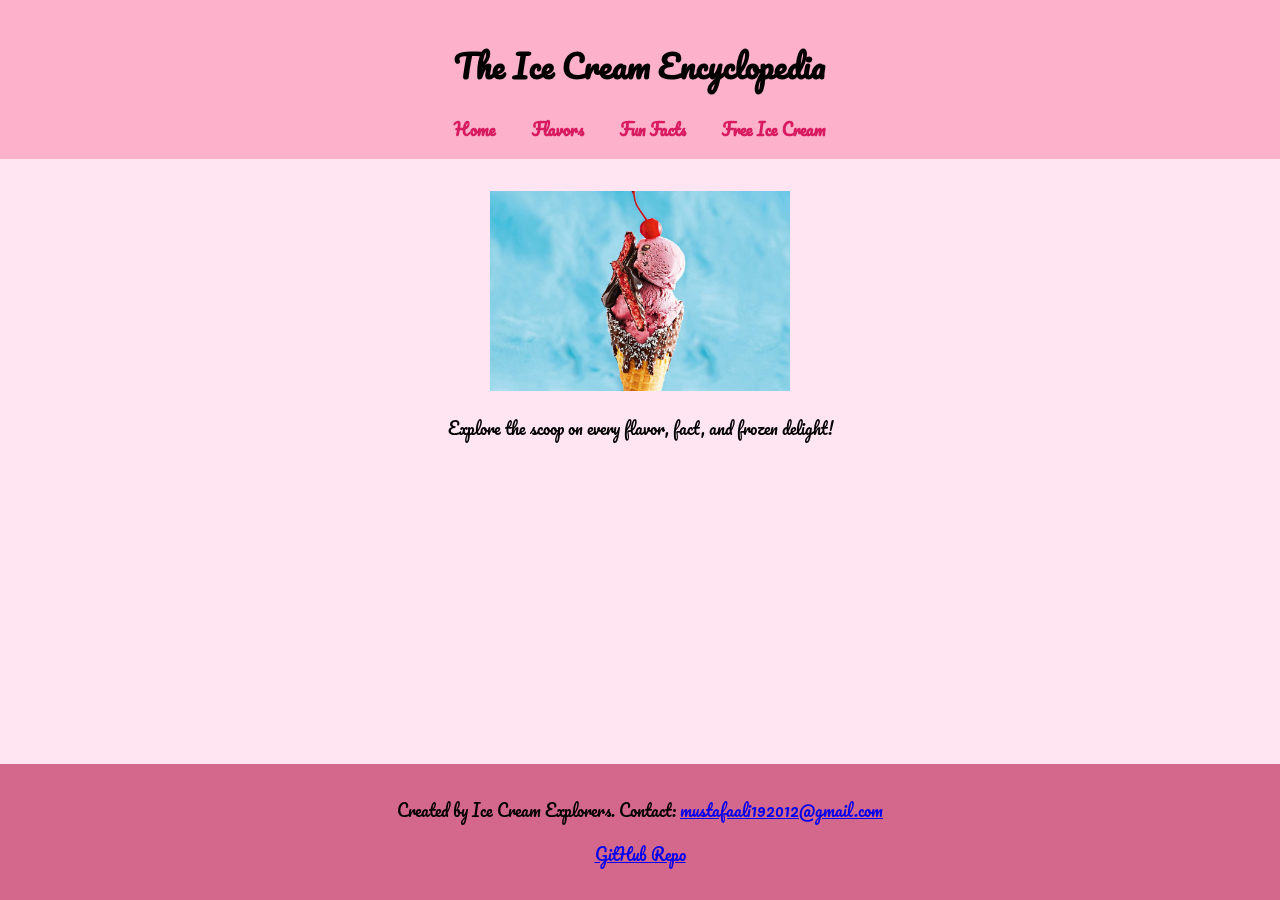
<file: index.html>
<!DOCTYPE html>
<html lang="en">
<head>
    <body class="home-page">
  <meta charset="UTF-8" />
  <meta name="viewport" content="width=device-width, initial-scale=1.0" />
  <title>The Ice Cream Encyclopedia</title>
  <link rel="icon" href="favicon.ico" type="image/x-icon" />
  <link rel="stylesheet" href="style.css" />
  <link href="https://fonts.googleapis.com/css2?family=Pacifico&display=swap" rel="stylesheet" />
</head>
<body>
  <header>
    <h1>The Ice Cream Encyclopedia </h1>
   <nav>
  <a href="index.html">Home</a>
  <a href="flavors.html">Flavors</a>
  <a href="facts.html">Fun Facts</a>
  <a href="free-icecream.html">Free Ice Cream</a>
</nav>
  </header>

  <main>
    <section class="hero">
      <img src="icecream-hero.jpg" alt="Illustration of an ice cream cone" />
      <p>Explore the scoop on every flavor, fact, and frozen delight!</p>
    </section>
  </main>

  <div class="sprinkle-container"></div>

<script>
  const container = document.querySelector('.sprinkle-container');
  for (let i = 1; i <= 70; i++) {
    const sprinkle = document.createElement('div');
    sprinkle.classList.add('sprinkle');
    container.appendChild(sprinkle);
  }
</script>

 <footer>
    <p>Created by Ice Cream Explorers. Contact: <a href="mustafaali192012@gmail.com">mustafaali192012@gmail.com</a></p>
    <p><a href="https://github.com/Mustafa2012/Scoops">GitHub Repo</a></p>
  </footer>
</body>
</html>
</file>
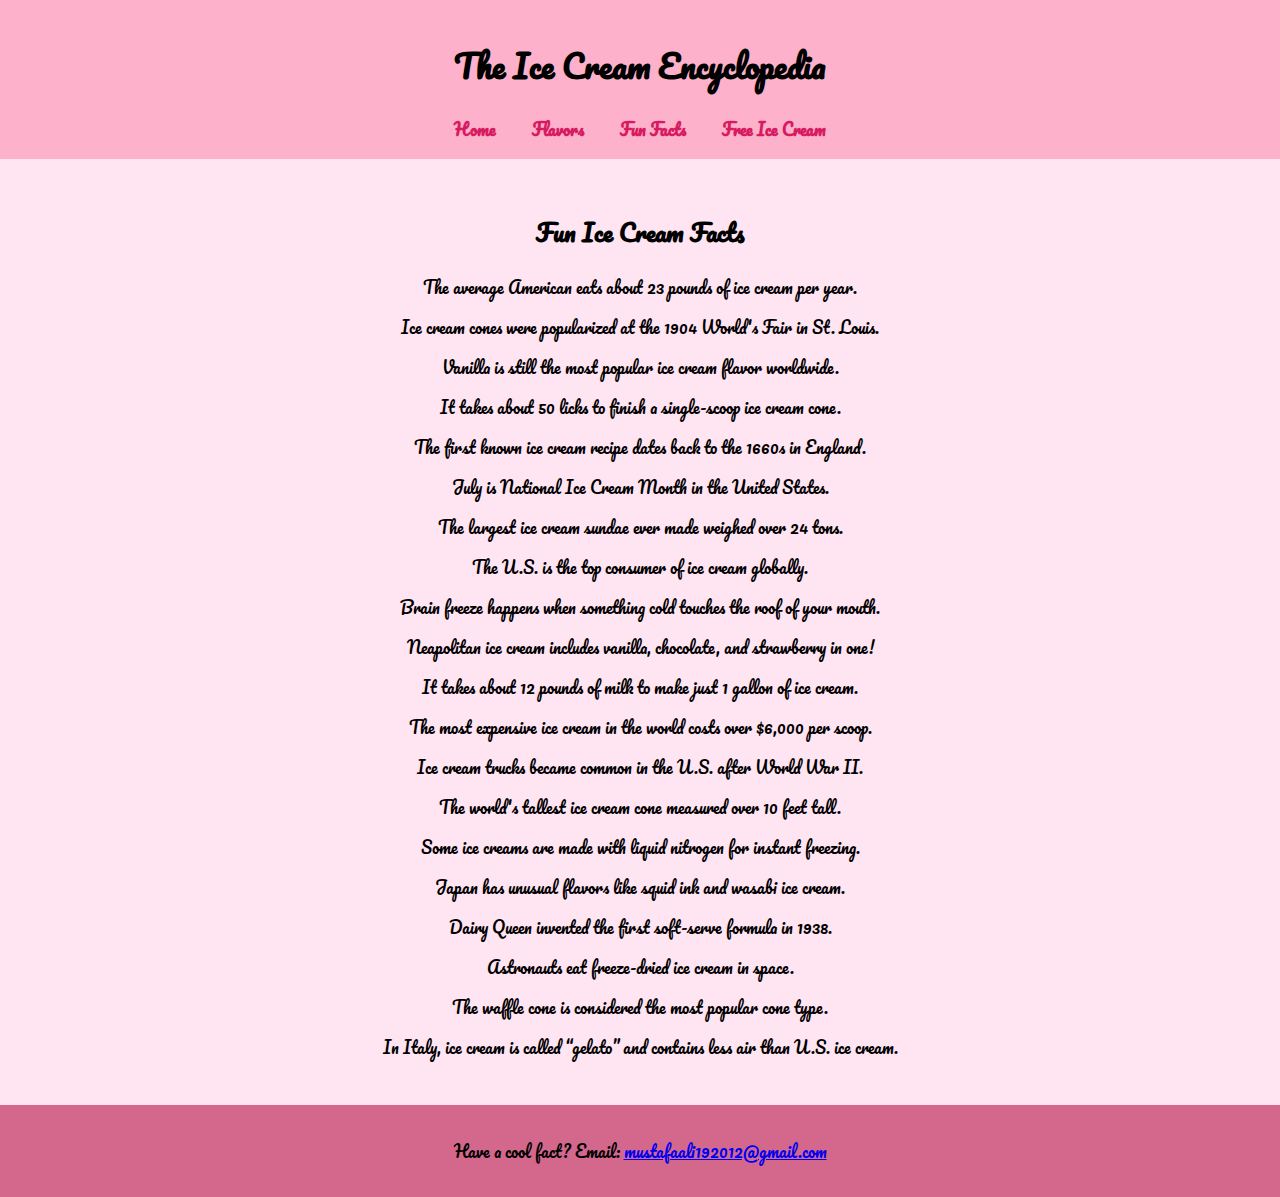
<file: facts.html>
<!DOCTYPE html>
<html lang="en">
<head>
  <meta charset="UTF-8" />
  <meta name="viewport" content="width=device-width, initial-scale=1.0" />
  <title>Fun Facts – Ice Cream Encyclopedia</title>
  <link rel="stylesheet" href="style.css" />
  <link href="https://fonts.googleapis.com/css2?family=Pacifico&display=swap" rel="stylesheet" />
</head>

<body class="page-background">
  <header>
    <h1>The Ice Cream Encyclopedia</h1>
    <nav>
      <a href="index.html">Home</a>
      <a href="flavors.html">Flavors</a>
      <a href="facts.html">Fun Facts</a>
      <a href="free-icecream.html">Free Ice Cream</a>
    </nav>
  </header>

  <main>
    <section class="facts">
      <h2>Fun Ice Cream Facts</h2>
      <ul class="facts-list">
        <li>The average American eats about 23 pounds of ice cream per year.</li>
        <li>Ice cream cones were popularized at the 1904 World's Fair in St. Louis.</li>
        <li>Vanilla is still the most popular ice cream flavor worldwide.</li>
        <li>It takes about 50 licks to finish a single-scoop ice cream cone.</li>
        <li>The first known ice cream recipe dates back to the 1660s in England.</li>
        <li>July is National Ice Cream Month in the United States.</li>
        <li>The largest ice cream sundae ever made weighed over 24 tons.</li>
        <li>The U.S. is the top consumer of ice cream globally.</li>
        <li>Brain freeze happens when something cold touches the roof of your mouth.</li>
        <li>Neapolitan ice cream includes vanilla, chocolate, and strawberry in one!</li>
        <li>It takes about 12 pounds of milk to make just 1 gallon of ice cream.</li>
        <li>The most expensive ice cream in the world costs over $6,000 per scoop.</li>
        <li>Ice cream trucks became common in the U.S. after World War II.</li>
        <li>The world's tallest ice cream cone measured over 10 feet tall.</li>
        <li>Some ice creams are made with liquid nitrogen for instant freezing.</li>
        <li>Japan has unusual flavors like squid ink and wasabi ice cream.</li>
        <li>Dairy Queen invented the first soft-serve formula in 1938.</li>
        <li>Astronauts eat freeze-dried ice cream in space.</li>
        <li>The waffle cone is considered the most popular cone type.</li>
        <li>In Italy, ice cream is called “gelato” and contains less air than U.S. ice cream.</li>
      </ul>
    </section>
  </main>

  
  <div class="sprinkle-container"></div>

  <script>
    const container = document.querySelector('.sprinkle-container');
    for (let i = 1; i <= 70; i++) {
      const sprinkle = document.createElement('div');
      sprinkle.classList.add('sprinkle');
      container.appendChild(sprinkle);
    }
  </script>

  <footer>
    <p>Have a cool fact? Email: <a href="mustafaali192012@gmail.com">mustafaali192012@gmail.com</a></p>
  </footer>
</body>
</html>
</file>
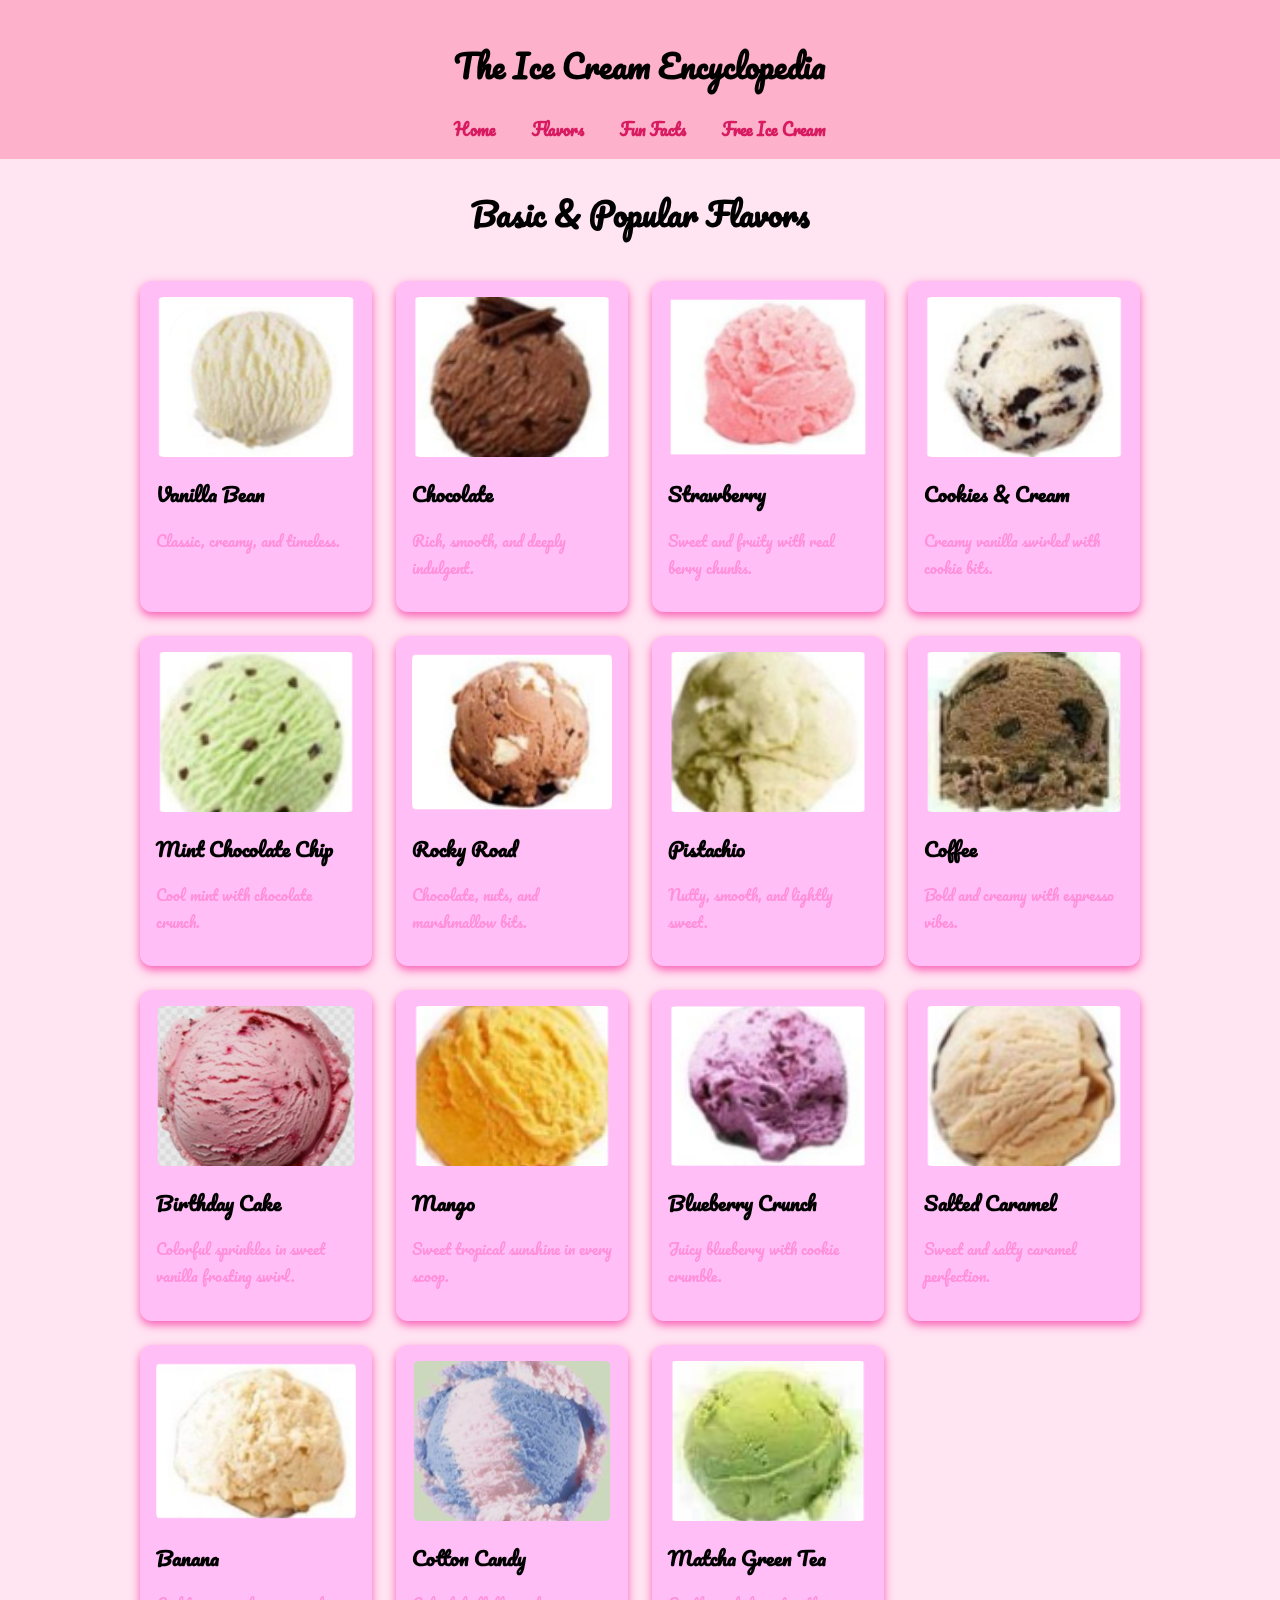
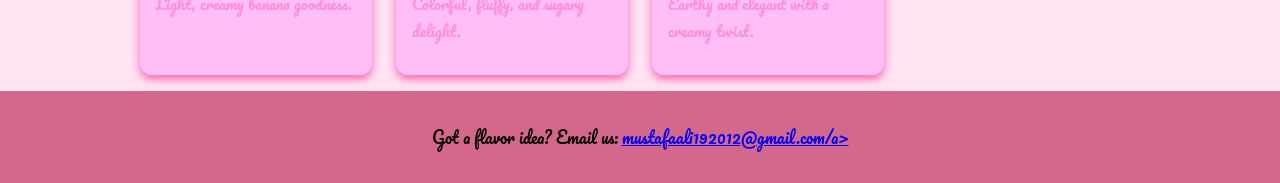
<file: flavors.html>
<!DOCTYPE html>
<html lang="en">
<head>
  <meta charset="UTF-8" />
  <meta name="viewport" content="width=device-width, initial-scale=1.0" />
  <title>Flavors – Ice Cream Encyclopedia</title>
  <link rel="stylesheet" href="style.css" />
  <link href="https://fonts.googleapis.com/css2?family=Pacifico&display=swap" rel="stylesheet" />
</head>
<body class="home-page">
  <header>
    <h1>The Ice Cream Encyclopedia </h1>
    <nav>
  <a href="index.html">Home</a>
  <a href="flavors.html">Flavors</a>
  <a href="facts.html">Fun Facts</a>
  <a href="free-icecream.html">Free Ice Cream</a>
</nav>
  </header>

  <main>
    <section class="flavors">
      <h2>Basic & Popular Flavors</h2>
      <div class="flavor-grid">
        <div class="flavor-card">
          <img src="images/vanilla.png" alt="Vanilla Ice Cream">
          <h3>Vanilla Bean</h3>
          <p>Classic, creamy, and timeless.</p>
        </div>
        <div class="flavor-card">
          <img src="images/chocolate.png" alt="Chocolate Ice Cream">
          <h3>Chocolate</h3>
          <p>Rich, smooth, and deeply indulgent.</p>
        </div>
        <div class="flavor-card">
          <img src="images/strawberry.png" alt="Strawberry Ice Cream">
          <h3>Strawberry</h3>
          <p>Sweet and fruity with real berry chunks.</p>
        </div>
        <div class="flavor-card">
          <img src="images/cookies.png" alt="Cookies and Cream Ice Cream">
          <h3>Cookies & Cream</h3>
          <p>Creamy vanilla swirled with cookie bits.</p>
        </div>
        <div class="flavor-card">
          <img src="images/mint.png" alt="Mint Chocolate Chip Ice Cream">
          <h3>Mint Chocolate Chip</h3>
          <p>Cool mint with chocolate crunch.</p>
        </div>
        <div class="flavor-card">
          <img src="images/rocky-road.png" alt="Rocky Road Ice Cream">
          <h3>Rocky Road</h3>
          <p>Chocolate, nuts, and marshmallow bits.</p>
        </div>
        <div class="flavor-card">
          <img src="images/pistachio.png" alt="Pistachio Ice Cream">
          <h3>Pistachio</h3>
          <p>Nutty, smooth, and lightly sweet.</p>
        </div>
        <div class="flavor-card">
          <img src="images/coffee.png" alt="Coffee Ice Cream">
          <h3>Coffee</h3>
          <p>Bold and creamy with espresso vibes.</p>
        </div>
        <div class="flavor-card">
          <img src="images/birthday-cake.png" alt="Birthday Cake Ice Cream">
          <h3>Birthday Cake</h3>
          <p>Colorful sprinkles in sweet vanilla frosting swirl.</p>
        </div>
        <div class="flavor-card">
          <img src="images/mango.png" alt="Mango Ice Cream">
          <h3>Mango</h3>
          <p>Sweet tropical sunshine in every scoop.</p>
        </div>
        <div class="flavor-card">
          <img src="images/blueberry.png" alt="Blueberry Ice Cream">
          <h3>Blueberry Crunch</h3>
          <p>Juicy blueberry with cookie crumble.</p>
        </div>
        <div class="flavor-card">
          <img src="images/caramel.png" alt="Salted Caramel Ice Cream">
          <h3>Salted Caramel</h3>
          <p>Sweet and salty caramel perfection.</p>
        </div>
        <div class="flavor-card">
          <img src="images/banana.png" alt="Banana Ice Cream">
          <h3>Banana</h3>
          <p>Light, creamy banana goodness.</p>
        </div>
        <div class="flavor-card">
          <img src="images/cotton-candy.png" alt="Cotton Candy Ice Cream">
          <h3>Cotton Candy</h3>
          <p>Colorful, fluffy, and sugary delight.</p>
        </div>
        <div class="flavor-card">
          <img src="images/matcha.png" alt="Matcha Ice Cream">
          <h3>Matcha Green Tea</h3>
          <p>Earthy and elegant with a creamy twist.</p>
        </div>
      </div>
    </section>
  </main>


<div class="sprinkle-container"></div>

<script>
  const container = document.querySelector('.sprinkle-container');
  for (let i = 1; i <= 70; i++) {
    const sprinkle = document.createElement('div');
    sprinkle.classList.add('sprinkle');
    container.appendChild(sprinkle);
  }
</script>

  <footer>
    <p>Got a flavor idea? Email us: <a href="mustafaali192012@gmail.com">mustafaali192012@gmail.com/a></p>
  </footer>
</body>
</html>
</file>
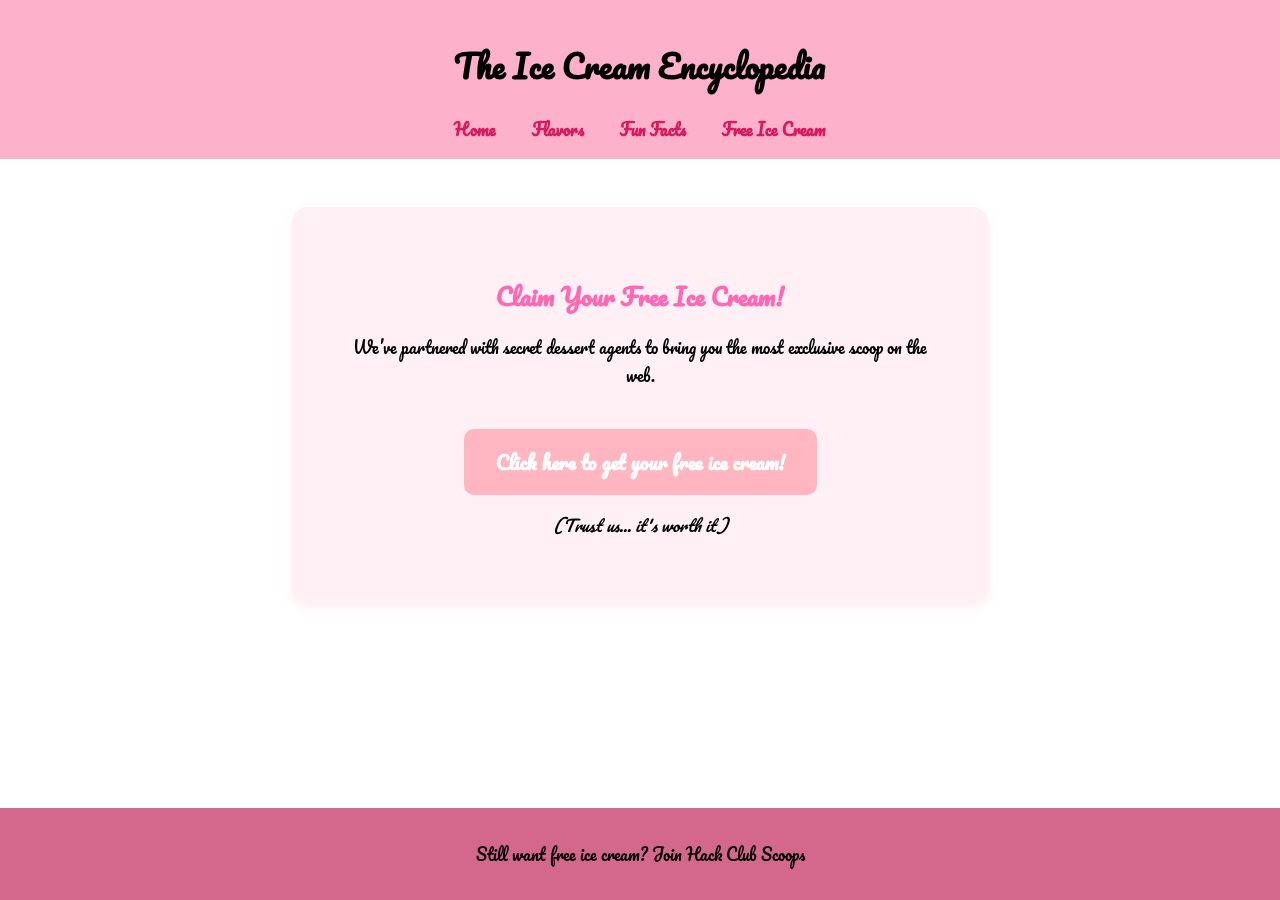
<file: free-icecream.html>
<!DOCTYPE html>
<html lang="en">
<head>
  <meta charset="UTF-8" />
  <meta name="viewport" content="width=device-width, initial-scale=1.0" />
  <title>Free Ice Cream? </title>
  <link rel="stylesheet" href="style.css" />
  <link href="https://fonts.googleapis.com/css2?family=Pacifico&display=swap" rel="stylesheet" />
</head>
<body class="free-icecream-page">
  <header>
    <h1>The Ice Cream Encyclopedia </h1>
    <nav>
      <a href="index.html">Home</a>
      <a href="flavors.html">Flavors</a>
      <a href="facts.html">Fun Facts</a>
      <a href="free-icecream.html">Free Ice Cream</a>
    </nav>
  </header>

  <main>
    <section class="free-icecream">
      <h2> Claim Your Free Ice Cream!</h2>
      <p>We’ve partnered with secret dessert agents to bring you the most exclusive scoop on the web.</p>
      <a class="icecream-button" href="https://www.youtube.com/watch?v=dQw4w9WgXcQ" target="_blank">
         Click here to get your free ice cream!
      </a>
      <p><em>(Trust us... it's worth it)</em></p>
    </section>
  </main>

<div class="sprinkle-container"></div>

<script>
  const container = document.querySelector('.sprinkle-container');
  for (let i = 1; i <= 70; i++) {
    const sprinkle = document.createElement('div');
    sprinkle.classList.add('sprinkle');
    container.appendChild(sprinkle);
  }
</script>

  <footer>
    <p>Still want free ice cream? Join Hack Club Scoops </p>
  </footer>
</body>
</html>
</file>
<file: style.css>
html, body {
  height: 100%;
  margin: 0;
  scroll-behavior: smooth;
  font-family: 'Pacifico', cursive;
}

body {
  display: flex;
  flex-direction: column;
}

main {
  flex: 1;
}

header {
  background-color: #fdb1ca;
  padding: 1rem;
  text-align: center;
}

nav a {
  margin: 0 1rem;
  text-decoration: none;
  color: #d81b60;
  font-weight: bold;
}

.hero {
  text-align: center;
  padding: 2rem;
}

.hero img {
  max-width: 300px;
  height: auto;
}

body.home-page {
  font-family: 'Pacifico', cursive;
  margin: 0;
  padding: 0;
}
.flavor-grid {
  display: grid;
  grid-template-columns: repeat(auto-fit, minmax(220px, 1fr));
  gap: 1.5rem;
  max-width: 1000px;
  margin: 0 auto;
  padding: 1rem;
}

.flavor-card {
  background: #ffbff6;
  border-radius: 12px;
  box-shadow: 0 4px 10px rgb(250, 94, 180);
  padding: 1rem;
  transition: transform 0.6s ease;
}

.flavor-card:hover {
  transform: translateY(-5px);
}

.flavor-card img {
  width: 100%;
  height: 160px;
  object-fit: cover;
  border-radius: 8px;
}

.flavor-card h3 {
  margin: 0.75rem 0 0.5rem;
  font-size: 1.25rem;
}

.flavor-card p {
  font-size: 0.95rem;
  color: #ff8fda;
}

.flavors h2 {
  text-align: center;
  font-size: 2rem;
  margin-bottom: 1.5rem;
}



.facts {
  background-color: #ffe4f2;
  padding: 2rem;
  text-align: center;
}

.facts-container {
  max-width: 600px;
  margin: 0 auto;
  text-align: left;
}

.facts-list {
  list-style: none;
  padding: 0;
  margin: 0;
}

.facts-list li {
  margin: 0.75rem 0;
}

.facts-list a {
  text-decoration: none;
  color: #d81b60;
  transition: color 0.3s ease;
}

.facts-list a:hover {
  color: #880e4f;
  text-decoration: underline;
}



footer {
  background-color: #d4688c;
  text-align: center;
  padding: 1rem;
}

.home-page {
  background-color: #ffe4f2; 
}

.page-background {
  background-color: #ffe4f2; 
}



.free-icecream {
  background-color: #fff0f5;
  padding: 3rem;
  text-align: center;
  border-radius: 16px;
  max-width: 600px;
  margin: 3rem auto;
  box-shadow: 0 4px 12px rgba(255, 192, 203, 0.3);
}

.free-icecream h2 {
  font-family: 'Pacifico', cursive;
  color: #ff69b4;
  margin-bottom: 1rem;
}

.icecream-button {
  display: inline-block;
  margin-top: 1.5rem;
  padding: 1rem 2rem;
  background-color: #ffb6c1;
  color: #fff;
  font-weight: bold;
  border-radius: 10px;
  text-decoration: none;
  font-size: 1.2rem;
  transition: background-color 0.3s ease;
}

.icecream-button:hover {
  background-color: #ff69b4;
}

button:hover {
  background-color: #ff69b4;
  transform: scale(1.1);
  transition: 0.3s ease;
}


.flavor-card img:hover {
  transform: rotate(-2deg) scale(1.05);
  transition: 0.4s ease-in-out;
}


a:visited {
  color: purple;
}



.sprinkle-container {
  position: fixed;
  top: 0;
  left: 0;
  width: 100%;
  height: 100%;
  pointer-events: none;
  overflow: hidden;
  z-index: -1;
}

.sprinkle {
  position: absolute;
  width: 6px;
  height: 6px;
  border-radius: 2px;
  opacity: 0.8;
  animation: fall linear infinite;
}

.sprinkle:nth-child(1)  { left: 2%;  background: #FF69B4; animation-duration: 5s; animation-delay: 0s; }
.sprinkle:nth-child(2)  { left: 4%;  background: #FFD700; animation-duration: 6s; animation-delay: 0.5s; }
.sprinkle:nth-child(3)  { left: 6%;  background: #ADFF2F; animation-duration: 7s; animation-delay: 1s; }
.sprinkle:nth-child(4)  { left: 8%;  background: #40E0D0; animation-duration: 4s; animation-delay: 1.5s; }
.sprinkle:nth-child(5)  { left: 10%; background: #FF6347; animation-duration: 6s; animation-delay: 0.3s; }
.sprinkle:nth-child(6)  { left: 12%; background: #BA55D3; animation-duration: 5s; animation-delay: 1.2s; }
.sprinkle:nth-child(7)  { left: 14%; background: #00FA9A; animation-duration: 8s; animation-delay: 0.4s; }
.sprinkle:nth-child(8)  { left: 16%; background: #FF4500; animation-duration: 7s; animation-delay: 0.6s; }
.sprinkle:nth-child(9)  { left: 18%; background: #00CED1; animation-duration: 5s; animation-delay: 1.3s; }
.sprinkle:nth-child(10) { left: 20%; background: #1E90FF; animation-duration: 6s; animation-delay: 0.9s; }

.sprinkle:nth-child(11) { left: 22%; background: #DA70D6; animation-duration: 7s; animation-delay: 0.7s; }
.sprinkle:nth-child(12) { left: 24%; background: #20B2AA; animation-duration: 6s; animation-delay: 0.2s; }
.sprinkle:nth-child(13) { left: 26%; background: #F08080; animation-duration: 5s; animation-delay: 1.1s; }
.sprinkle:nth-child(14) { left: 28%; background: #EEE8AA; animation-duration: 4s; animation-delay: 1.6s; }
.sprinkle:nth-child(15) { left: 30%; background: #98FB98; animation-duration: 8s; animation-delay: 0.8s; }
.sprinkle:nth-child(16) { left: 32%; background: #87CEFA; animation-duration: 6s; animation-delay: 1.4s; }
.sprinkle:nth-child(17) { left: 34%; background: #9370DB; animation-duration: 7s; animation-delay: 0.1s; }
.sprinkle:nth-child(18) { left: 36%; background: #FFB6C1; animation-duration: 4s; animation-delay: 1.7s; }
.sprinkle:nth-child(19) { left: 38%; background: #FFA500; animation-duration: 5s; animation-delay: 0.6s; }
.sprinkle:nth-child(20) { left: 40%; background: #7FFFD4; animation-duration: 6s; animation-delay: 1.2s; }

.sprinkle:nth-child(21) { left: 42%; background: #FF00FF; animation-duration: 7s; animation-delay: 0.3s; }
.sprinkle:nth-child(22) { left: 44%; background: #00FF7F; animation-duration: 6s; animation-delay: 0.9s; }
.sprinkle:nth-child(23) { left: 46%; background: #8A2BE2; animation-duration: 8s; animation-delay: 0.5s; }
.sprinkle:nth-child(24) { left: 48%; background: #DC143C; animation-duration: 4s; animation-delay: 1.6s; }
.sprinkle:nth-child(25) { left: 50%; background: #00BFFF; animation-duration: 5s; animation-delay: 1.3s; }
.sprinkle:nth-child(26) { left: 52%; background: #FF1493; animation-duration: 6s; animation-delay: 0.7s; }
.sprinkle:nth-child(27) { left: 54%; background: #7B68EE; animation-duration: 7s; animation-delay: 1.5s; }
.sprinkle:nth-child(28) { left: 56%; background: #E9967A; animation-duration: 6s; animation-delay: 0.2s; }
.sprinkle:nth-child(29) { left: 58%; background: #3CB371; animation-duration: 5s; animation-delay: 1.1s; }
.sprinkle:nth-child(30) { left: 60%; background: #00FFFF; animation-duration: 8s; animation-delay: 0.4s; }

.sprinkle:nth-child(31) { left: 62%; background: #FA8072; animation-duration: 6s; animation-delay: 1.2s; }
.sprinkle:nth-child(32) { left: 64%; background: #8B008B; animation-duration: 4s; animation-delay: 0.6s; }
.sprinkle:nth-child(33) { left: 66%; background: #00FF00; animation-duration: 5s; animation-delay: 1.3s; }
.sprinkle:nth-child(34) { left: 68%; background: #FF7F50; animation-duration: 6s; animation-delay: 0.9s; }
.sprinkle:nth-child(35) { left: 70%; background: #B0C4DE; animation-duration: 7s; animation-delay: 0.2s; }
.sprinkle:nth-child(36) { left: 72%; background: #FF8C00; animation-duration: 6s; animation-delay: 1.1s; }
.sprinkle:nth-child(37) { left: 74%; background: #20B2AA; animation-duration: 8s; animation-delay: 0.1s; }
.sprinkle:nth-child(38) { left: 76%; background: #E6E6FA; animation-duration: 5s; animation-delay: 0.8s; }
.sprinkle:nth-child(39) { left: 78%; background: #6495ED; animation-duration: 6s; animation-delay: 1.5s; }
.sprinkle:nth-child(40) { left: 80%; background: #FFDEAD; animation-duration: 4s; animation-delay: 0.7s; }

.sprinkle:nth-child(41) { left: 82%; background: #66CDAA; animation-duration: 7s; animation-delay: 0.4s; }
.sprinkle:nth-child(42) { left: 84%; background: #9932CC; animation-duration: 5s; animation-delay: 1.2s; }
.sprinkle:nth-child(43) { left: 86%; background: #DDA0DD; animation-duration: 6s; animation-delay: 0.3s; }
.sprinkle:nth-child(44) { left: 88%; background: #FF69B4; animation-duration: 8s; animation-delay: 0.5s; }
.sprinkle:nth-child(45) { left: 90%; background: #7CFC00; animation-duration: 6s; animation-delay: 1.1s; }
.sprinkle:nth-child(46) { left: 92%; background: #FFD700; animation-duration: 5s; animation-delay: 1.4s; }
.sprinkle:nth-child(47) { left: 94%; background: #ADFF2F; animation-duration: 7s; animation-delay: 0.2s; }
.sprinkle:nth-child(48) { left: 96%; background: #40E0D0; animation-duration: 4s; animation-delay: 1.3s; }
.sprinkle:nth-child(49) { left: 98%; background: #FF6347; animation-duration: 6s; animation-delay: 0.1s; }
.sprinkle:nth-child(50) { left: 100%;background: #BA55D3; animation-duration: 8s; animation-delay: 0.9s; }

.sprinkle:nth-child(51) { left: 1%; background: #00FA9A; animation-duration: 5s; animation-delay: 1.5s; }
.sprinkle:nth-child(52) { left: 3%; background: #FF4500; animation-duration: 6s; animation-delay: 1.1s; }
.sprinkle:nth-child(53) { left: 7%; background: #00CED1; animation-duration: 7s; animation-delay: 0.5s; }
.sprinkle:nth-child(54) { left: 11%; background: #1E90FF; animation-duration: 4s; animation-delay: 1.6s; }
.sprinkle:nth-child(55) { left: 13%; background: #DA70D6; animation-duration: 5s; animation-delay: 1.2s; }
.sprinkle:nth-child(56) { left: 17%; background: #20B2AA; animation-duration: 8s; animation-delay: 0.4s; }
.sprinkle:nth-child(57) { left: 19%; background: #F08080; animation-duration: 7s; animation-delay: 0.7s; }
.sprinkle:nth-child(58) { left: 23%; background: #EEE8AA; animation-duration: 6s; animation-delay: 0.6s; }
.sprinkle:nth-child(59) { left: 25%; background: #98FB98; animation-duration: 4s; animation-delay: 1.3s; }
.sprinkle:nth-child(60) { left: 27%; background: #87CEFA; animation-duration: 5s; animation-delay: 1s; }

.sprinkle:nth-child(61) { left: 29%; background: #9370DB; animation-duration: 6s; animation-delay: 0.2s; }
.sprinkle:nth-child(62) { left: 31%; background: #FFB6C1; animation-duration: 7s; animation-delay: 1.2s; }
.sprinkle:nth-child(63) { left: 33%; background: #FFA500; animation-duration: 6s; animation-delay: 1.4s; }
.sprinkle:nth-child(64) { left: 35%; background: #7FFFD4; animation-duration: 5s; animation-delay: 0.9s; }
.sprinkle:nth-child(65) { left: 37%; background: #FF00FF; animation-duration: 8s; animation-delay: 0.1s; }
.sprinkle:nth-child(66) { left: 39%; background: #00FF7F; animation-duration: 5s; animation-delay: 1.6s; }
.sprinkle:nth-child(67) { left: 41%; background: #8A2BE2; animation-duration: 4s; animation-delay: 1.1s; }
.sprinkle:nth-child(68) { left: 43%; background: #DC143C; animation-duration: 7s; animation-delay: 0.3s; }
.sprinkle:nth-child(69) { left: 45%; background: #00BFFF; animation-duration: 6s; animation-delay: 0.6s; }
.sprinkle:nth-child(70) { left: 47%; background: #FF1493; animation-duration: 5s; animation-delay: 0.8s; }



@keyframes fall {
  0% {
    top: -10px;
    transform: rotate(0deg);
    opacity: 1;
  }
  100% {
    top: 110%;
    transform: rotate(360deg);
    opacity: 0;
  }
}
</file>
